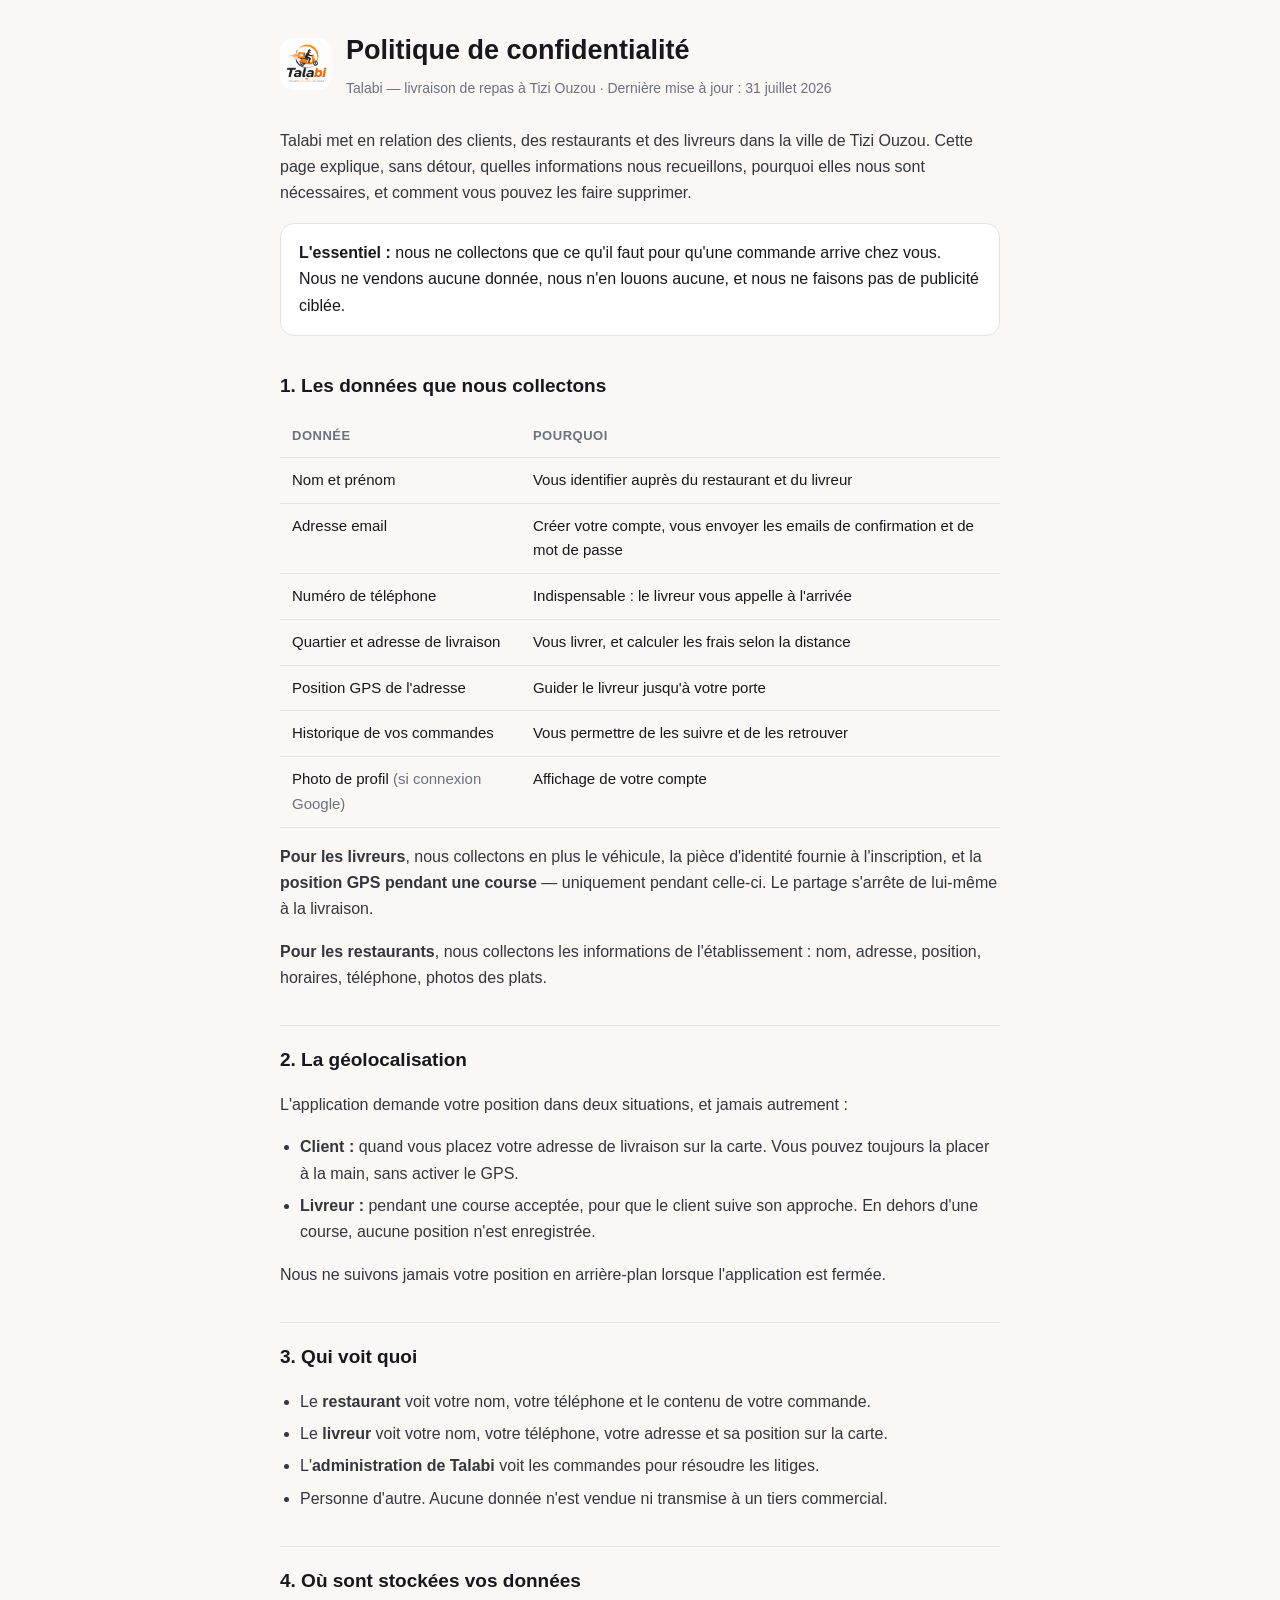
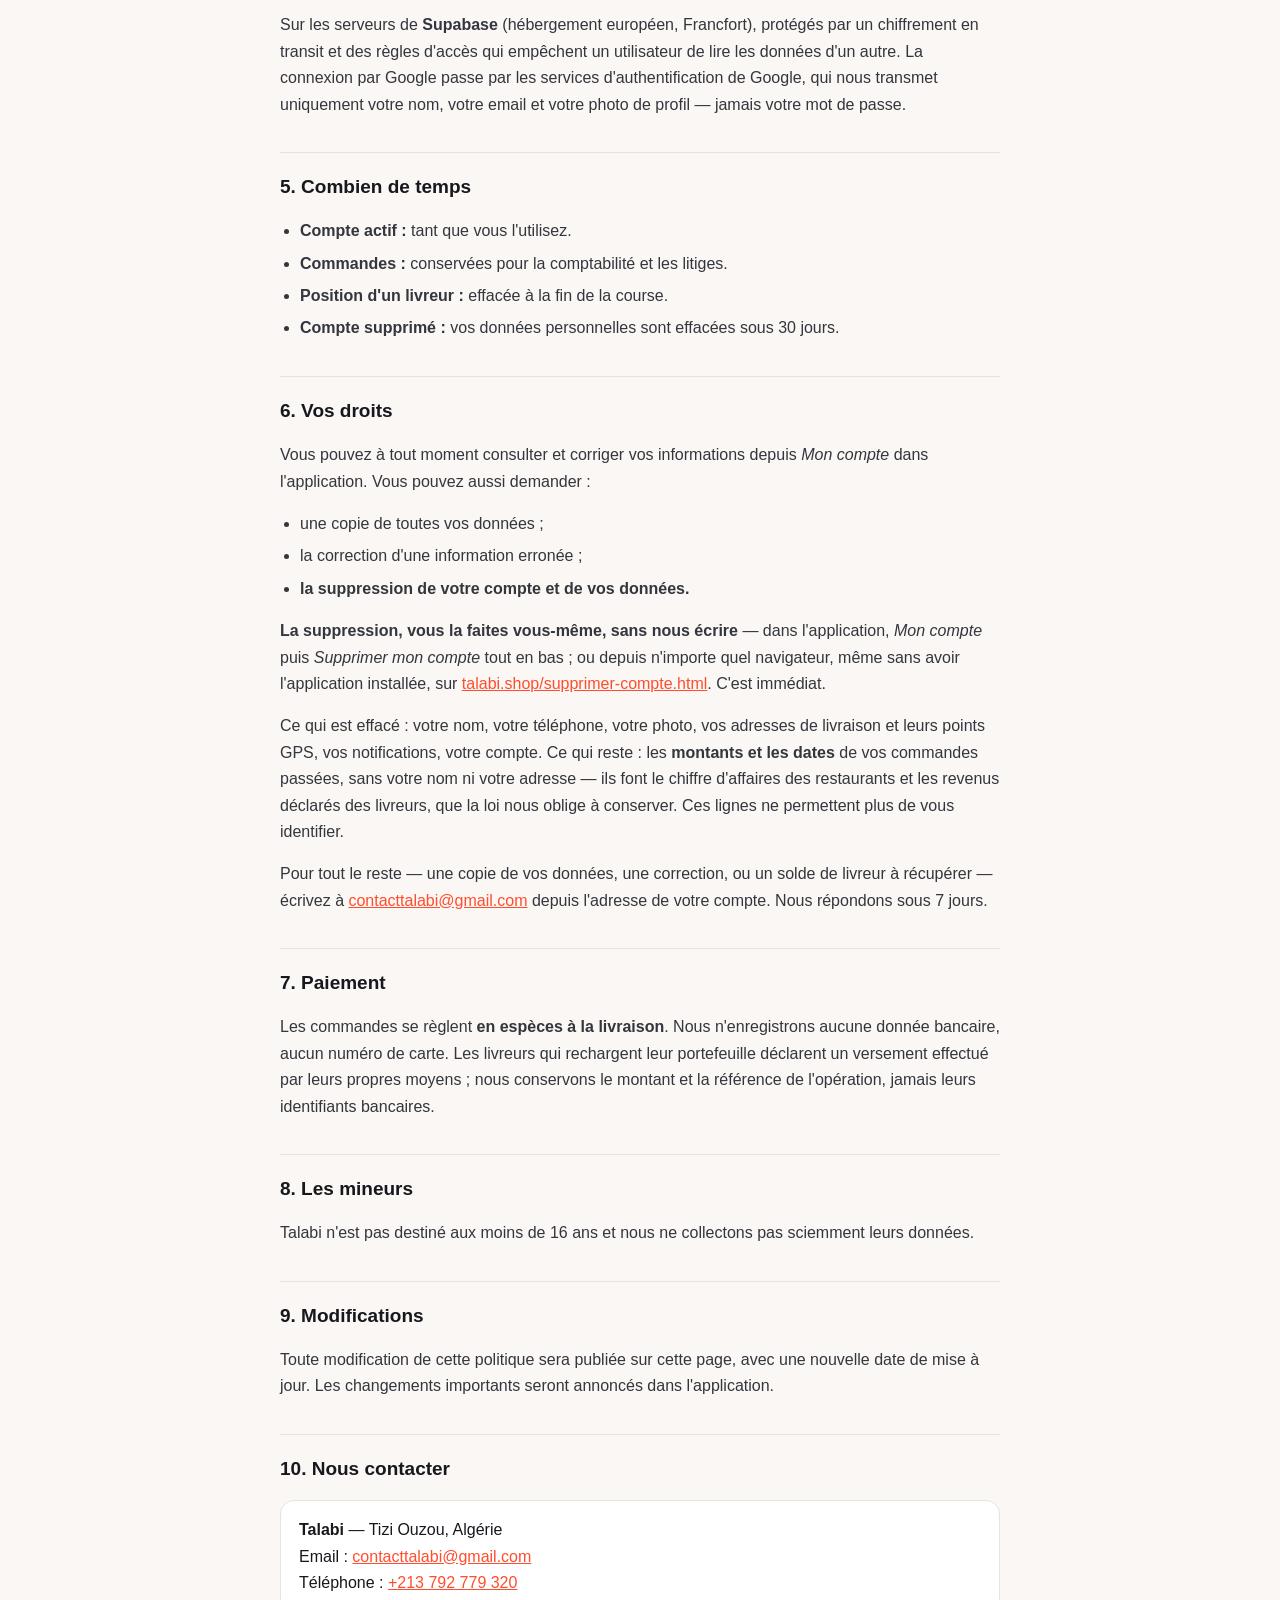
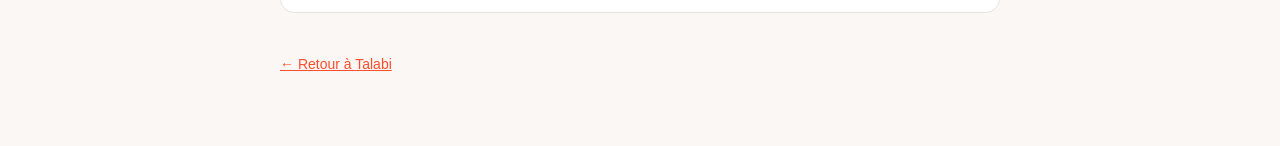
<file: confidentialite.html>
<!DOCTYPE html>
<html lang="fr">
<head>
<meta charset="UTF-8">
<meta name="viewport" content="width=device-width, initial-scale=1">
<title>Politique de confidentialité — Talabi</title>
<meta name="description" content="Quelles données Talabi collecte, pourquoi, combien de temps, et comment les faire supprimer.">
<link rel="icon" href="assets/img/icons/icon-192.png">
<style>
  :root{ --brand:#FF4D2D; --ink:#16181D; --muted:#6B7280; --line:#E6E3DF; }
  *{box-sizing:border-box}
  body{
    margin:0; background:#FAF7F4; color:var(--ink);
    font:16px/1.65 -apple-system,BlinkMacSystemFont,"Segoe UI",Inter,Roboto,sans-serif;
  }
  .wrap{max-width:760px;margin:0 auto;padding:28px 20px 70px}
  header{display:flex;align-items:center;gap:14px;margin-bottom:28px}
  header img{width:52px;height:52px;border-radius:14px}
  h1{font-size:27px;margin:0}
  .maj{color:var(--muted);font-size:14px;margin-top:4px}
  h2{font-size:19px;margin:34px 0 10px;padding-top:18px;border-top:1px solid var(--line)}
  h2:first-of-type{border-top:none;padding-top:0}
  p,li{color:#33363D}
  ul{padding-left:20px}
  li{margin:6px 0}
  a{color:var(--brand)}
  table{width:100%;border-collapse:collapse;margin:14px 0;font-size:15px}
  th,td{text-align:left;padding:10px 12px;border-bottom:1px solid var(--line);vertical-align:top}
  th{font-size:13px;text-transform:uppercase;letter-spacing:.04em;color:var(--muted)}
  .box{background:#fff;border:1px solid var(--line);border-radius:14px;padding:16px 18px;margin:16px 0}
  footer{margin-top:40px;color:var(--muted);font-size:14px}
</style>
</head>
<body>
<div class="wrap">

<header>
  <img src="assets/img/logo.jpg" alt="Talabi">
  <div>
    <h1>Politique de confidentialité</h1>
    <div class="maj">Talabi — livraison de repas à Tizi Ouzou · Dernière mise à jour : 31 juillet 2026</div>
  </div>
</header>

<p>Talabi met en relation des clients, des restaurants et des livreurs dans la ville de
Tizi Ouzou. Cette page explique, sans détour, quelles informations nous recueillons,
pourquoi elles nous sont nécessaires, et comment vous pouvez les faire supprimer.</p>

<div class="box">
  <b>L'essentiel :</b> nous ne collectons que ce qu'il faut pour qu'une commande arrive
  chez vous. Nous ne vendons aucune donnée, nous n'en louons aucune, et nous ne faisons
  pas de publicité ciblée.
</div>

<h2>1. Les données que nous collectons</h2>

<table>
  <tr><th>Donnée</th><th>Pourquoi</th></tr>
  <tr><td>Nom et prénom</td><td>Vous identifier auprès du restaurant et du livreur</td></tr>
  <tr><td>Adresse email</td><td>Créer votre compte, vous envoyer les emails de confirmation et de mot de passe</td></tr>
  <tr><td>Numéro de téléphone</td><td>Indispensable : le livreur vous appelle à l'arrivée</td></tr>
  <tr><td>Quartier et adresse de livraison</td><td>Vous livrer, et calculer les frais selon la distance</td></tr>
  <tr><td>Position GPS de l'adresse</td><td>Guider le livreur jusqu'à votre porte</td></tr>
  <tr><td>Historique de vos commandes</td><td>Vous permettre de les suivre et de les retrouver</td></tr>
  <tr><td>Photo de profil <span style="color:#6B7280">(si connexion Google)</span></td><td>Affichage de votre compte</td></tr>
</table>

<p><b>Pour les livreurs</b>, nous collectons en plus le véhicule, la pièce d'identité
fournie à l'inscription, et la <b>position GPS pendant une course</b> — uniquement
pendant celle-ci. Le partage s'arrête de lui-même à la livraison.</p>

<p><b>Pour les restaurants</b>, nous collectons les informations de l'établissement :
nom, adresse, position, horaires, téléphone, photos des plats.</p>

<h2>2. La géolocalisation</h2>

<p>L'application demande votre position dans deux situations, et jamais autrement :</p>
<ul>
  <li><b>Client :</b> quand vous placez votre adresse de livraison sur la carte. Vous
      pouvez toujours la placer à la main, sans activer le GPS.</li>
  <li><b>Livreur :</b> pendant une course acceptée, pour que le client suive son
      approche. En dehors d'une course, aucune position n'est enregistrée.</li>
</ul>

<p>Nous ne suivons jamais votre position en arrière-plan lorsque l'application est fermée.</p>

<h2>3. Qui voit quoi</h2>

<ul>
  <li>Le <b>restaurant</b> voit votre nom, votre téléphone et le contenu de votre commande.</li>
  <li>Le <b>livreur</b> voit votre nom, votre téléphone, votre adresse et sa position sur la carte.</li>
  <li>L'<b>administration de Talabi</b> voit les commandes pour résoudre les litiges.</li>
  <li>Personne d'autre. Aucune donnée n'est vendue ni transmise à un tiers commercial.</li>
</ul>

<h2>4. Où sont stockées vos données</h2>

<p>Sur les serveurs de <b>Supabase</b> (hébergement européen, Francfort), protégés par
un chiffrement en transit et des règles d'accès qui empêchent un utilisateur de lire les
données d'un autre. La connexion par Google passe par les services d'authentification de
Google, qui nous transmet uniquement votre nom, votre email et votre photo de profil —
jamais votre mot de passe.</p>

<h2>5. Combien de temps</h2>

<ul>
  <li><b>Compte actif :</b> tant que vous l'utilisez.</li>
  <li><b>Commandes :</b> conservées pour la comptabilité et les litiges.</li>
  <li><b>Position d'un livreur :</b> effacée à la fin de la course.</li>
  <li><b>Compte supprimé :</b> vos données personnelles sont effacées sous 30 jours.</li>
</ul>

<h2>6. Vos droits</h2>

<p>Vous pouvez à tout moment consulter et corriger vos informations depuis
<i>Mon compte</i> dans l'application. Vous pouvez aussi demander :</p>
<ul>
  <li>une copie de toutes vos données ;</li>
  <li>la correction d'une information erronée ;</li>
  <li><b>la suppression de votre compte et de vos données.</b></li>
</ul>

<p><b>La suppression, vous la faites vous-même, sans nous écrire</b> — dans
l'application, <i>Mon compte</i> puis <i>Supprimer mon compte</i> tout en bas ; ou depuis
n'importe quel navigateur, même sans avoir l'application installée, sur
<a href="supprimer-compte.html">talabi.shop/supprimer-compte.html</a>. C'est immédiat.</p>

<p>Ce qui est effacé : votre nom, votre téléphone, votre photo, vos adresses de livraison
et leurs points GPS, vos notifications, votre compte. Ce qui reste : les <b>montants et
les dates</b> de vos commandes passées, sans votre nom ni votre adresse — ils font le
chiffre d'affaires des restaurants et les revenus déclarés des livreurs, que la loi nous
oblige à conserver. Ces lignes ne permettent plus de vous identifier.</p>

<p>Pour tout le reste — une copie de vos données, une correction, ou un solde de livreur à
récupérer — écrivez à <a href="mailto:contacttalabi@gmail.com">contacttalabi@gmail.com</a>
depuis l'adresse de votre compte. Nous répondons sous 7 jours.</p>

<h2>7. Paiement</h2>

<p>Les commandes se règlent <b>en espèces à la livraison</b>. Nous n'enregistrons aucune
donnée bancaire, aucun numéro de carte. Les livreurs qui rechargent leur portefeuille
déclarent un versement effectué par leurs propres moyens ; nous conservons le montant et
la référence de l'opération, jamais leurs identifiants bancaires.</p>

<h2>8. Les mineurs</h2>

<p>Talabi n'est pas destiné aux moins de 16 ans et nous ne collectons pas sciemment
leurs données.</p>

<h2>9. Modifications</h2>

<p>Toute modification de cette politique sera publiée sur cette page, avec une nouvelle
date de mise à jour. Les changements importants seront annoncés dans l'application.</p>

<h2>10. Nous contacter</h2>

<div class="box">
  <b>Talabi</b> — Tizi Ouzou, Algérie<br>
  Email : <a href="mailto:contacttalabi@gmail.com">contacttalabi@gmail.com</a><br>
  Téléphone : <a href="tel:+213792779320">+213 792 779 320</a>
</div>

<footer>
  <a href="./">← Retour à Talabi</a>
</footer>

</div>
</body>
</html>
</file>
